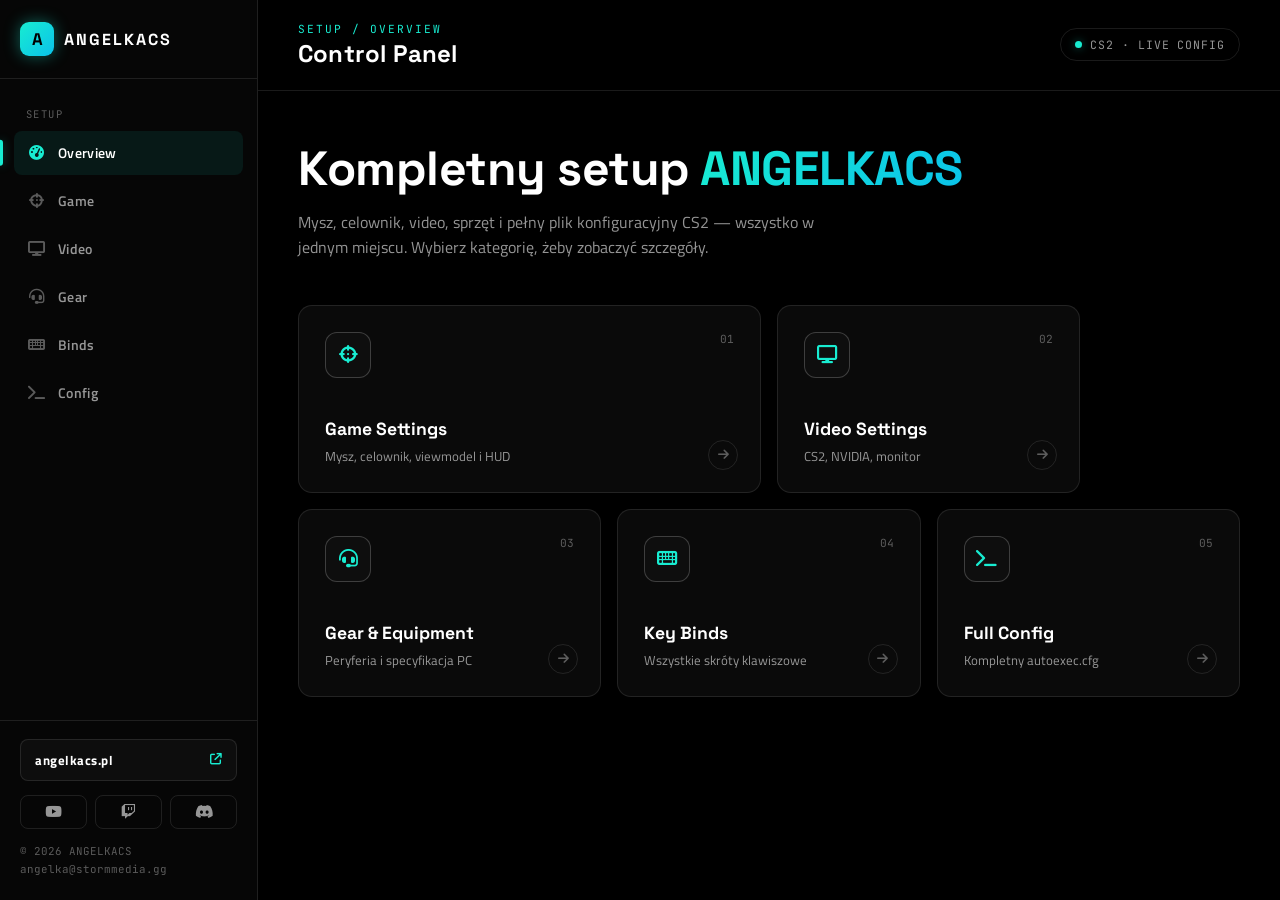
<file: index.html>
<!DOCTYPE html>
<html lang="pl">
<head>
    <meta charset="UTF-8">
    <meta name="viewport" content="width=device-width, initial-scale=1.0">
    <title>ANGELKACS | SETUP</title>
    <link href="https://fonts.googleapis.com/css2?family=Titillium+Web:wght@300;400;600;700;900&family=Space+Grotesk:wght@400;500;600;700&family=JetBrains+Mono:wght@400;500;600;700&display=swap" rel="stylesheet">
    <link rel="stylesheet" href="https://cdnjs.cloudflare.com/ajax/libs/font-awesome/6.4.0/css/all.min.css">
    <link rel="stylesheet" href="css/main.css">
    <link rel="icon" type="image/png" href="../images/favicon.png">
    <meta name="description" content="ANGELKACS - Complete CS2 gaming setup and configuration">
</head>
<body>
    <div class="background-overlay"></div>

    <div class="app-shell">
        <aside class="sidebar" id="sidebar">
            <div class="sidebar-top">
                <a href="./" class="brand">
                    <span class="brand-mark">A</span>
                    <span class="brand-text">ANGELKACS</span>
                </a>
                <button class="sidebar-toggle" id="sidebarToggle" aria-label="Menu">
                    <i class="fas fa-bars"></i>
                </button>
            </div>
            <nav class="sidebar-nav">
                <span class="nav-section-label">Setup</span>
                <a href="./" class="nav-link active" data-page="overview"><i class="fas fa-gauge-high"></i><span>Overview</span></a>
                <a href="games/" class="nav-link" data-page="games"><i class="fas fa-crosshairs"></i><span>Game</span></a>
                <a href="video/" class="nav-link" data-page="video"><i class="fas fa-display"></i><span>Video</span></a>
                <a href="eq/" class="nav-link" data-page="eq"><i class="fas fa-headset"></i><span>Gear</span></a>
                <a href="binds/" class="nav-link" data-page="binds"><i class="fas fa-keyboard"></i><span>Binds</span></a>
                <a href="config/" class="nav-link" data-page="config"><i class="fas fa-terminal"></i><span>Config</span></a>
            </nav>
            <div class="sidebar-bottom">
                <a href="https://angelkacs.pl" target="_blank" class="ext-link">
                    <span>angelkacs.pl</span>
                    <i class="fas fa-arrow-up-right-from-square"></i>
                </a>
                <div class="sidebar-socials">
                    <a href="https://www.youtube.com/@angelkacs" target="_blank" title="YouTube"><i class="fab fa-youtube"></i></a>
                    <a href="https://www.twitch.tv/angelkacs" target="_blank" title="Twitch"><i class="fab fa-twitch"></i></a>
                    <a href="https://discord.gg/rKGKQbuBxm" target="_blank" title="Discord"><i class="fab fa-discord"></i></a>
                </div>
                <div class="sidebar-meta">
                    &copy; <span id="currentYear"></span> ANGELKACS<br>
                    <a href="mailto:angelka@stormmedia.gg">angelka@stormmedia.gg</a>
                </div>
            </div>
        </aside>

        <div class="app-main">
            <header class="topbar">
                <div class="topbar-heading">
                    <span class="page-eyebrow">Setup / Overview</span>
                    <h1 class="page-title">Control Panel</h1>
                </div>
                <div class="status-pill">
                    <span class="status-dot"></span>
                    <span class="status-label">CS2 &middot; Live Config</span>
                </div>
            </header>

            <main class="page-content">
                <section class="hero">
                    <h1>Kompletny setup <span>ANGELKACS</span></h1>
                    <p>Mysz, celownik, video, sprzęt i pełny plik konfiguracyjny CS2 &mdash; wszystko w jednym miejscu. Wybierz kategorię, żeby zobaczyć szczegóły.</p>
                </section>

                <section class="bento">
                    <a href="games/" class="bento-tile bento-tile--wide">
                        <div class="tile-top">
                            <div class="tile-icon"><i class="fas fa-crosshairs"></i></div>
                            <span class="tile-index">01</span>
                        </div>
                        <div class="tile-bottom">
                            <div class="tile-title">Game Settings</div>
                            <div class="tile-desc">Mysz, celownik, viewmodel i HUD</div>
                        </div>
                        <div class="tile-arrow"><i class="fas fa-arrow-right"></i></div>
                    </a>

                    <a href="video/" class="bento-tile">
                        <div class="tile-top">
                            <div class="tile-icon"><i class="fas fa-display"></i></div>
                            <span class="tile-index">02</span>
                        </div>
                        <div class="tile-bottom">
                            <div class="tile-title">Video Settings</div>
                            <div class="tile-desc">CS2, NVIDIA, monitor</div>
                        </div>
                        <div class="tile-arrow"><i class="fas fa-arrow-right"></i></div>
                    </a>

                    <a href="eq/" class="bento-tile">
                        <div class="tile-top">
                            <div class="tile-icon"><i class="fas fa-headset"></i></div>
                            <span class="tile-index">03</span>
                        </div>
                        <div class="tile-bottom">
                            <div class="tile-title">Gear &amp; Equipment</div>
                            <div class="tile-desc">Peryferia i specyfikacja PC</div>
                        </div>
                        <div class="tile-arrow"><i class="fas fa-arrow-right"></i></div>
                    </a>

                    <a href="binds/" class="bento-tile">
                        <div class="tile-top">
                            <div class="tile-icon"><i class="fas fa-keyboard"></i></div>
                            <span class="tile-index">04</span>
                        </div>
                        <div class="tile-bottom">
                            <div class="tile-title">Key Binds</div>
                            <div class="tile-desc">Wszystkie skróty klawiszowe</div>
                        </div>
                        <div class="tile-arrow"><i class="fas fa-arrow-right"></i></div>
                    </a>

                    <a href="config/" class="bento-tile">
                        <div class="tile-top">
                            <div class="tile-icon"><i class="fas fa-terminal"></i></div>
                            <span class="tile-index">05</span>
                        </div>
                        <div class="tile-bottom">
                            <div class="tile-title">Full Config</div>
                            <div class="tile-desc">Kompletny autoexec.cfg</div>
                        </div>
                        <div class="tile-arrow"><i class="fas fa-arrow-right"></i></div>
                    </a>
                </section>
            </main>
        </div>
    </div>

    <script src="js/main.js"></script>
</body>
</html>
</file>
<file: css/main.css>
* {
    margin: 0;
    padding: 0;
    box-sizing: border-box;
}

:root {
    --accent:        #18ecd1;
    --accent-2:      #0ac2ea;
    --accent-glow:   rgba(24, 236, 209, 0.4);
    --accent-subtle: rgba(24, 236, 209, 0.08);
    --accent-mid:    rgba(24, 236, 209, 0.18);

    --bg:        #000000;
    --bg-alt:    #060606;
    --panel:     #0a0a0a;
    --panel-2:   #0d0d0d;

    --white:     #ffffff;
    --text:      #ffffff;
    --text-dim:  rgba(255, 255, 255, 0.58);
    --text-muted:rgba(255, 255, 255, 0.34);
    --border:    rgba(255, 255, 255, 0.10);
    --border-strong: rgba(255, 255, 255, 0.20);

    --radius: 14px;
    --radius-sm: 8px;
    --sidebar-w: 258px;
    --transition: all 0.2s cubic-bezier(.4,0,.2,1);
}

@import url('https://fonts.googleapis.com/css2?family=Titillium+Web:wght@300;400;600;700;900&family=Space+Grotesk:wght@400;500;600;700&family=JetBrains+Mono:wght@400;500;600;700&display=swap');

html, body {
    height: 100%;
    font-family: 'Titillium Web', sans-serif;
    color: var(--text);
    background: var(--bg);
    -webkit-font-smoothing: antialiased;
    -moz-osx-font-smoothing: grayscale;
}

body::before {
    content: '';
    position: fixed;
    inset: 0;
    background:
        radial-gradient(circle at 0% 0%, rgba(24, 236, 209, 0.09) 0%, transparent 40%),
        radial-gradient(circle at 100% 100%, rgba(10, 194, 234, 0.07) 0%, transparent 45%);
    z-index: -2;
    pointer-events: none;
}

.background-overlay {
    position: fixed;
    inset: 0;
    background-image:
        linear-gradient(rgba(255,255,255,0.025) 1px, transparent 1px),
        linear-gradient(90deg, rgba(255,255,255,0.025) 1px, transparent 1px);
    background-size: 42px 42px;
    -webkit-mask-image: radial-gradient(circle at 20% 10%, black 0%, transparent 70%);
    mask-image: radial-gradient(circle at 20% 10%, black 0%, transparent 70%);
    pointer-events: none;
    z-index: -1;
}

h1, h2, h3, h4 {
    font-family: 'Space Grotesk', sans-serif;
    font-weight: 700;
    line-height: 1.15;
    color: var(--white);
}

p { color: var(--text-dim); line-height: 1.6; }

a { color: var(--text); text-decoration: none; transition: var(--transition); }

ul { list-style: none; }

button { font-family: inherit; }

::selection { background: var(--accent); color: #000; }

/* ===================================================== */
/* APP SHELL                                              */
/* ===================================================== */
.app-shell {
    display: flex;
    min-height: 100vh;
}

/* ---------- SIDEBAR ---------- */
.sidebar {
    width: var(--sidebar-w);
    flex-shrink: 0;
    position: fixed;
    top: 0; left: 0; bottom: 0;
    background: var(--bg-alt);
    border-right: 1px solid var(--border);
    display: flex;
    flex-direction: column;
    z-index: 1000;
}

.sidebar-top {
    display: flex;
    align-items: center;
    justify-content: space-between;
    padding: 22px 20px;
    border-bottom: 1px solid var(--border);
}

.brand {
    display: flex;
    align-items: center;
    gap: 10px;
}

.brand-mark {
    width: 34px;
    height: 34px;
    border-radius: 9px;
    display: flex;
    align-items: center;
    justify-content: center;
    font-family: 'Space Grotesk', sans-serif;
    font-weight: 700;
    font-size: 1.05rem;
    color: #000;
    background: linear-gradient(135deg, var(--accent), var(--accent-2));
    box-shadow: 0 0 16px var(--accent-glow);
}

.brand-text {
    font-family: 'Space Grotesk', sans-serif;
    font-weight: 700;
    font-size: 1rem;
    letter-spacing: 2px;
    color: var(--white);
}

.sidebar-toggle {
    display: none;
    width: 38px;
    height: 38px;
    align-items: center;
    justify-content: center;
    background: transparent;
    border: 1px solid var(--border);
    border-radius: var(--radius-sm);
    color: var(--white);
    cursor: pointer;
}

.sidebar-nav {
    padding: 18px 14px;
    display: flex;
    flex-direction: column;
    gap: 4px;
    overflow-y: auto;
}

.nav-section-label {
    font-family: 'JetBrains Mono', monospace;
    font-size: 0.66rem;
    letter-spacing: 0.14em;
    text-transform: uppercase;
    color: var(--text-muted);
    padding: 10px 12px 6px;
}

.nav-link {
    display: flex;
    align-items: center;
    gap: 12px;
    padding: 11px 14px;
    border-radius: var(--radius-sm);
    color: var(--text-dim);
    font-size: 0.9rem;
    font-weight: 600;
    letter-spacing: 0.3px;
    position: relative;
    transition: var(--transition);
}

.nav-link i {
    width: 18px;
    text-align: center;
    font-size: 0.95rem;
    color: var(--text-muted);
    transition: var(--transition);
}

.nav-link:hover {
    background: rgba(255,255,255,0.04);
    color: var(--white);
}

.nav-link:hover i { color: var(--accent); }

.nav-link.active {
    background: var(--accent-subtle);
    color: var(--white);
}

.nav-link.active i { color: var(--accent); }

.nav-link.active::before {
    content: '';
    position: absolute;
    left: -14px;
    top: 50%;
    transform: translateY(-50%);
    width: 3px;
    height: 60%;
    background: var(--accent);
    border-radius: 0 4px 4px 0;
    box-shadow: 0 0 10px var(--accent-glow);
}

.sidebar-bottom {
    margin-top: auto;
    padding: 18px 20px 22px;
    border-top: 1px solid var(--border);
    display: flex;
    flex-direction: column;
    gap: 14px;
}

.ext-link {
    display: flex;
    align-items: center;
    justify-content: space-between;
    padding: 10px 14px;
    border: 1px solid var(--border);
    border-radius: var(--radius-sm);
    font-size: 0.8rem;
    font-weight: 700;
    letter-spacing: 0.5px;
    color: var(--white);
    background: rgba(255,255,255,0.03);
}

.ext-link i { font-size: 0.72rem; color: var(--accent); }

.ext-link:hover { border-color: var(--accent); box-shadow: 0 0 14px var(--accent-glow); }

.sidebar-socials { display: flex; gap: 8px; }

.sidebar-socials a {
    flex: 1;
    height: 34px;
    display: flex;
    align-items: center;
    justify-content: center;
    border: 1px solid var(--border);
    border-radius: var(--radius-sm);
    color: var(--text-dim);
    font-size: 0.92rem;
}

.sidebar-socials a:hover {
    color: var(--accent);
    border-color: var(--accent);
    box-shadow: 0 0 12px var(--accent-glow);
}

.sidebar-meta {
    font-family: 'JetBrains Mono', monospace;
    font-size: 0.68rem;
    color: var(--text-muted);
    line-height: 1.6;
}

.sidebar-meta a { color: var(--text-muted); }
.sidebar-meta a:hover { color: var(--accent); }

/* ---------- MAIN AREA ---------- */
.app-main {
    margin-left: var(--sidebar-w);
    width: calc(100% - var(--sidebar-w));
    display: flex;
    flex-direction: column;
    min-height: 100vh;
}

.topbar {
    position: sticky;
    top: 0;
    z-index: 500;
    display: flex;
    align-items: center;
    justify-content: space-between;
    gap: 20px;
    padding: 22px 40px;
    background: rgba(0,0,0,0.75);
    backdrop-filter: blur(14px);
    -webkit-backdrop-filter: blur(14px);
    border-bottom: 1px solid var(--border);
}

.topbar-heading { display: flex; flex-direction: column; gap: 4px; }

.page-eyebrow {
    font-family: 'JetBrains Mono', monospace;
    font-size: 0.7rem;
    letter-spacing: 0.18em;
    text-transform: uppercase;
    color: var(--accent);
}

.page-title {
    font-family: 'Space Grotesk', sans-serif;
    font-size: 1.5rem;
    font-weight: 700;
    color: var(--white);
    letter-spacing: 0.2px;
}

.status-pill {
    display: flex;
    align-items: center;
    gap: 8px;
    padding: 8px 14px;
    border: 1px solid var(--border);
    border-radius: 999px;
    font-family: 'JetBrains Mono', monospace;
    font-size: 0.72rem;
    letter-spacing: 0.08em;
    text-transform: uppercase;
    color: var(--text-dim);
    white-space: nowrap;
}

.status-dot {
    width: 7px;
    height: 7px;
    border-radius: 50%;
    background: var(--accent);
    box-shadow: 0 0 8px var(--accent-glow);
    animation: pulse-dot 1.8s ease-in-out infinite;
}

@keyframes pulse-dot {
    0%, 100% { opacity: 1; transform: scale(1); }
    50% { opacity: 0.45; transform: scale(0.8); }
}

.page-content { padding: 40px; flex: 1; }

/* ===================================================== */
/* HOME / OVERVIEW                                        */
/* ===================================================== */
.hero {
    padding: 10px 0 44px;
    max-width: 760px;
}

.hero h1 {
    font-size: clamp(2.1rem, 4vw, 3rem);
    letter-spacing: -0.5px;
    margin-bottom: 14px;
}

.hero h1 span {
    background: linear-gradient(120deg, var(--accent) 0%, var(--accent-2) 100%);
    -webkit-background-clip: text;
    background-clip: text;
    color: transparent;
}

.hero p { font-size: 1rem; max-width: 540px; }

.bento {
    display: grid;
    grid-template-columns: repeat(6, 1fr);
    gap: 16px;
}

.bento-tile {
    grid-column: span 2;
    background: var(--panel);
    border: 1px solid var(--border);
    border-radius: var(--radius);
    padding: 26px;
    display: flex;
    flex-direction: column;
    gap: 40px;
    position: relative;
    overflow: hidden;
    transition: var(--transition);
}

.bento-tile--wide { grid-column: span 3; }

.bento-tile:hover {
    border-color: var(--accent);
    transform: translateY(-4px);
    box-shadow: 0 16px 40px rgba(0,0,0,0.5), 0 0 30px var(--accent-glow);
}

.tile-top { display: flex; align-items: flex-start; justify-content: space-between; }

.tile-icon {
    width: 46px;
    height: 46px;
    border-radius: 12px;
    border: 1px solid var(--border-strong);
    display: flex;
    align-items: center;
    justify-content: center;
    font-size: 1.15rem;
    color: var(--accent);
    background: rgba(255,255,255,0.02);
    transition: var(--transition);
}

.bento-tile:hover .tile-icon {
    background: var(--accent);
    color: #000;
    box-shadow: 0 0 20px var(--accent-glow);
}

.tile-index {
    font-family: 'JetBrains Mono', monospace;
    font-size: 0.7rem;
    color: var(--text-muted);
}

.tile-bottom { display: flex; flex-direction: column; gap: 6px; }

.tile-title {
    font-family: 'Space Grotesk', sans-serif;
    font-weight: 700;
    font-size: 1.1rem;
    color: var(--white);
}

.tile-desc { font-size: 0.83rem; color: var(--text-dim); }

.tile-arrow {
    position: absolute;
    bottom: 22px;
    right: 22px;
    width: 30px;
    height: 30px;
    border-radius: 50%;
    border: 1px solid var(--border);
    display: flex;
    align-items: center;
    justify-content: center;
    font-size: 0.78rem;
    color: var(--text-muted);
    transition: var(--transition);
}

.bento-tile:hover .tile-arrow {
    border-color: var(--accent);
    color: var(--accent);
    transform: rotate(45deg);
}

/* ===================================================== */
/* RESPONSIVE                                             */
/* ===================================================== */
@media (max-width: 980px) {
    .sidebar {
        width: 100%;
        height: auto;
        position: fixed;
        top: 0; left: 0; right: 0; bottom: auto;
        border-right: none;
        border-bottom: 1px solid var(--border);
        flex-direction: column;
    }
    .sidebar-toggle { display: flex; }
    .sidebar-nav, .sidebar-bottom {
        max-height: 0;
        overflow: hidden;
        padding-top: 0;
        padding-bottom: 0;
        opacity: 0;
        transition: max-height 0.3s ease, opacity 0.2s ease, padding 0.3s ease;
    }
    .sidebar.open .sidebar-nav {
        max-height: 420px;
        opacity: 1;
        padding: 14px 14px;
    }
    .sidebar.open .sidebar-bottom {
        max-height: 260px;
        opacity: 1;
        padding: 16px 20px 20px;
    }
    .app-main { margin-left: 0; width: 100%; padding-top: 70px; }
    .topbar { padding: 18px 22px; }
    .page-content { padding: 26px 22px; }
    .bento { grid-template-columns: repeat(2, 1fr); }
    .bento-tile, .bento-tile--wide { grid-column: span 1; }
}

@media (max-width: 560px) {
    .page-title { font-size: 1.2rem; }
    .status-pill span.status-label { display: none; }
    .hero p { font-size: 0.92rem; }
    .topbar { flex-wrap: wrap; }
}
</file>
